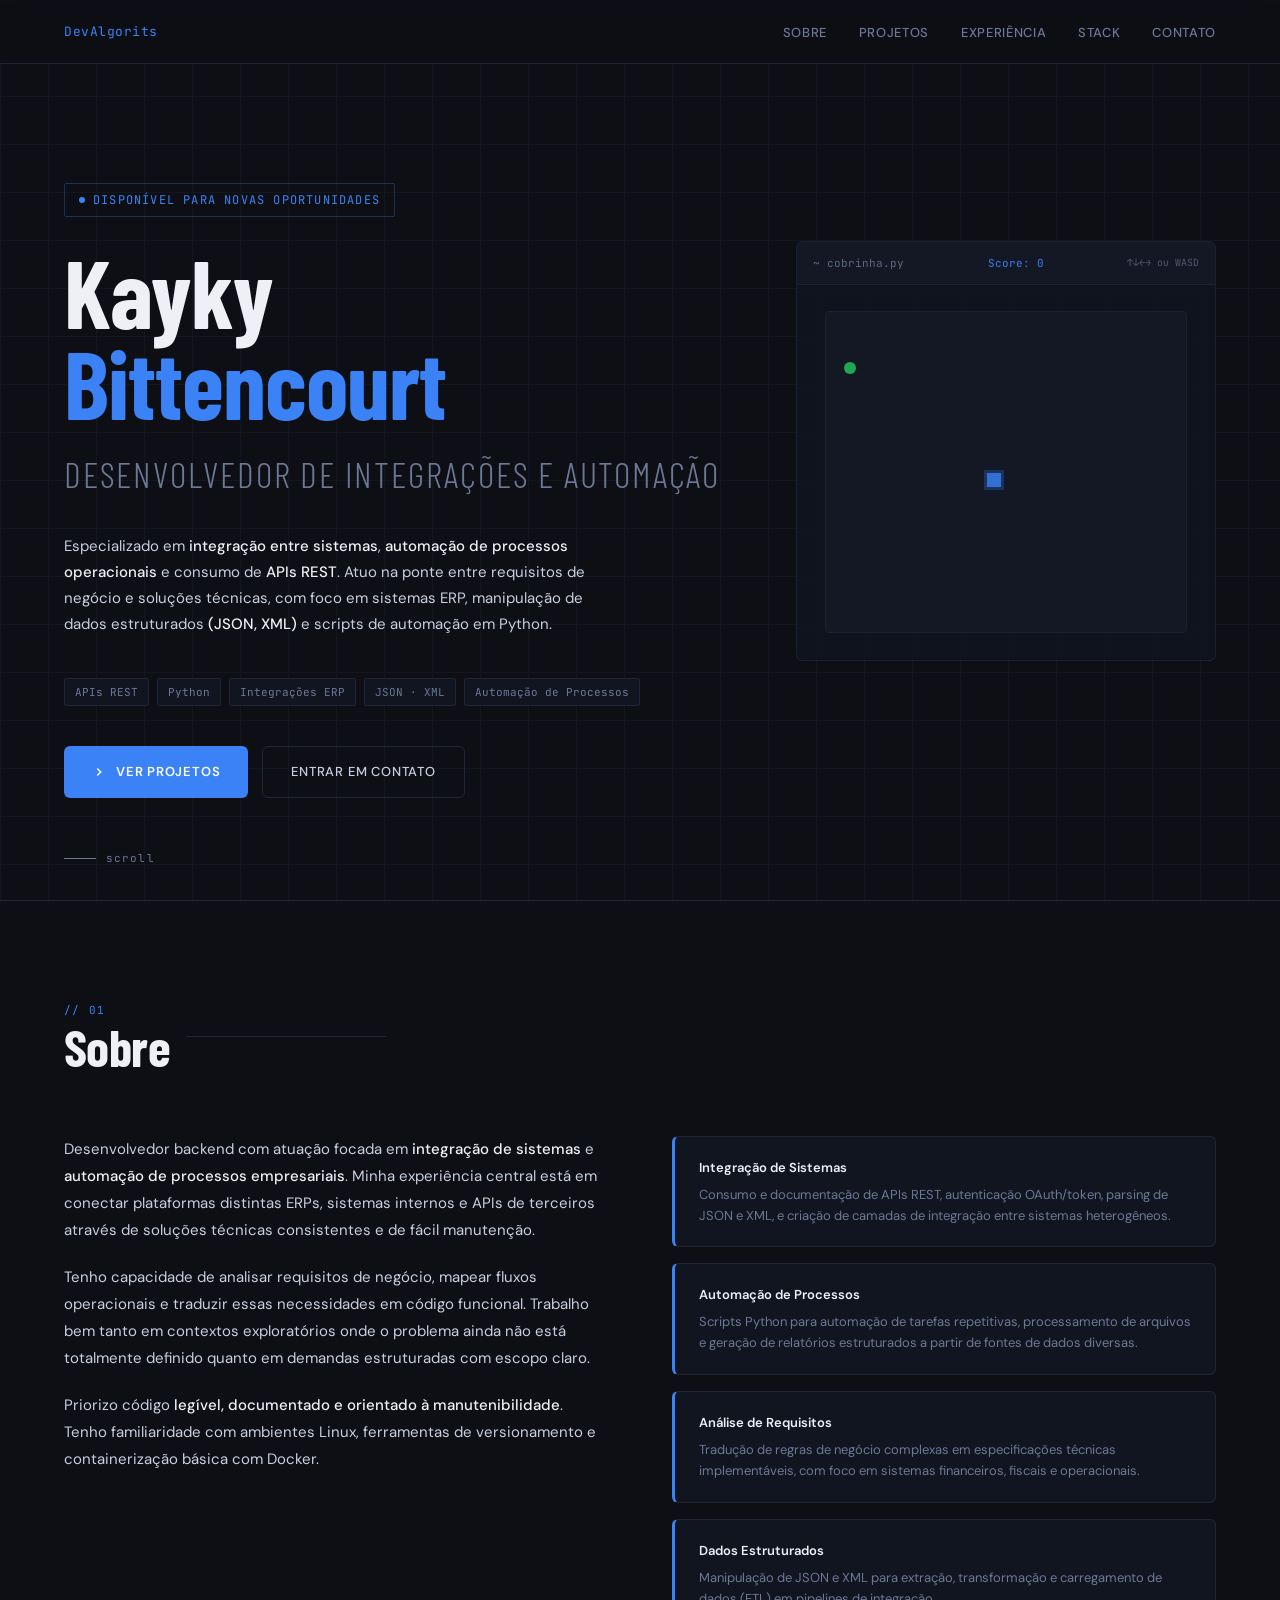
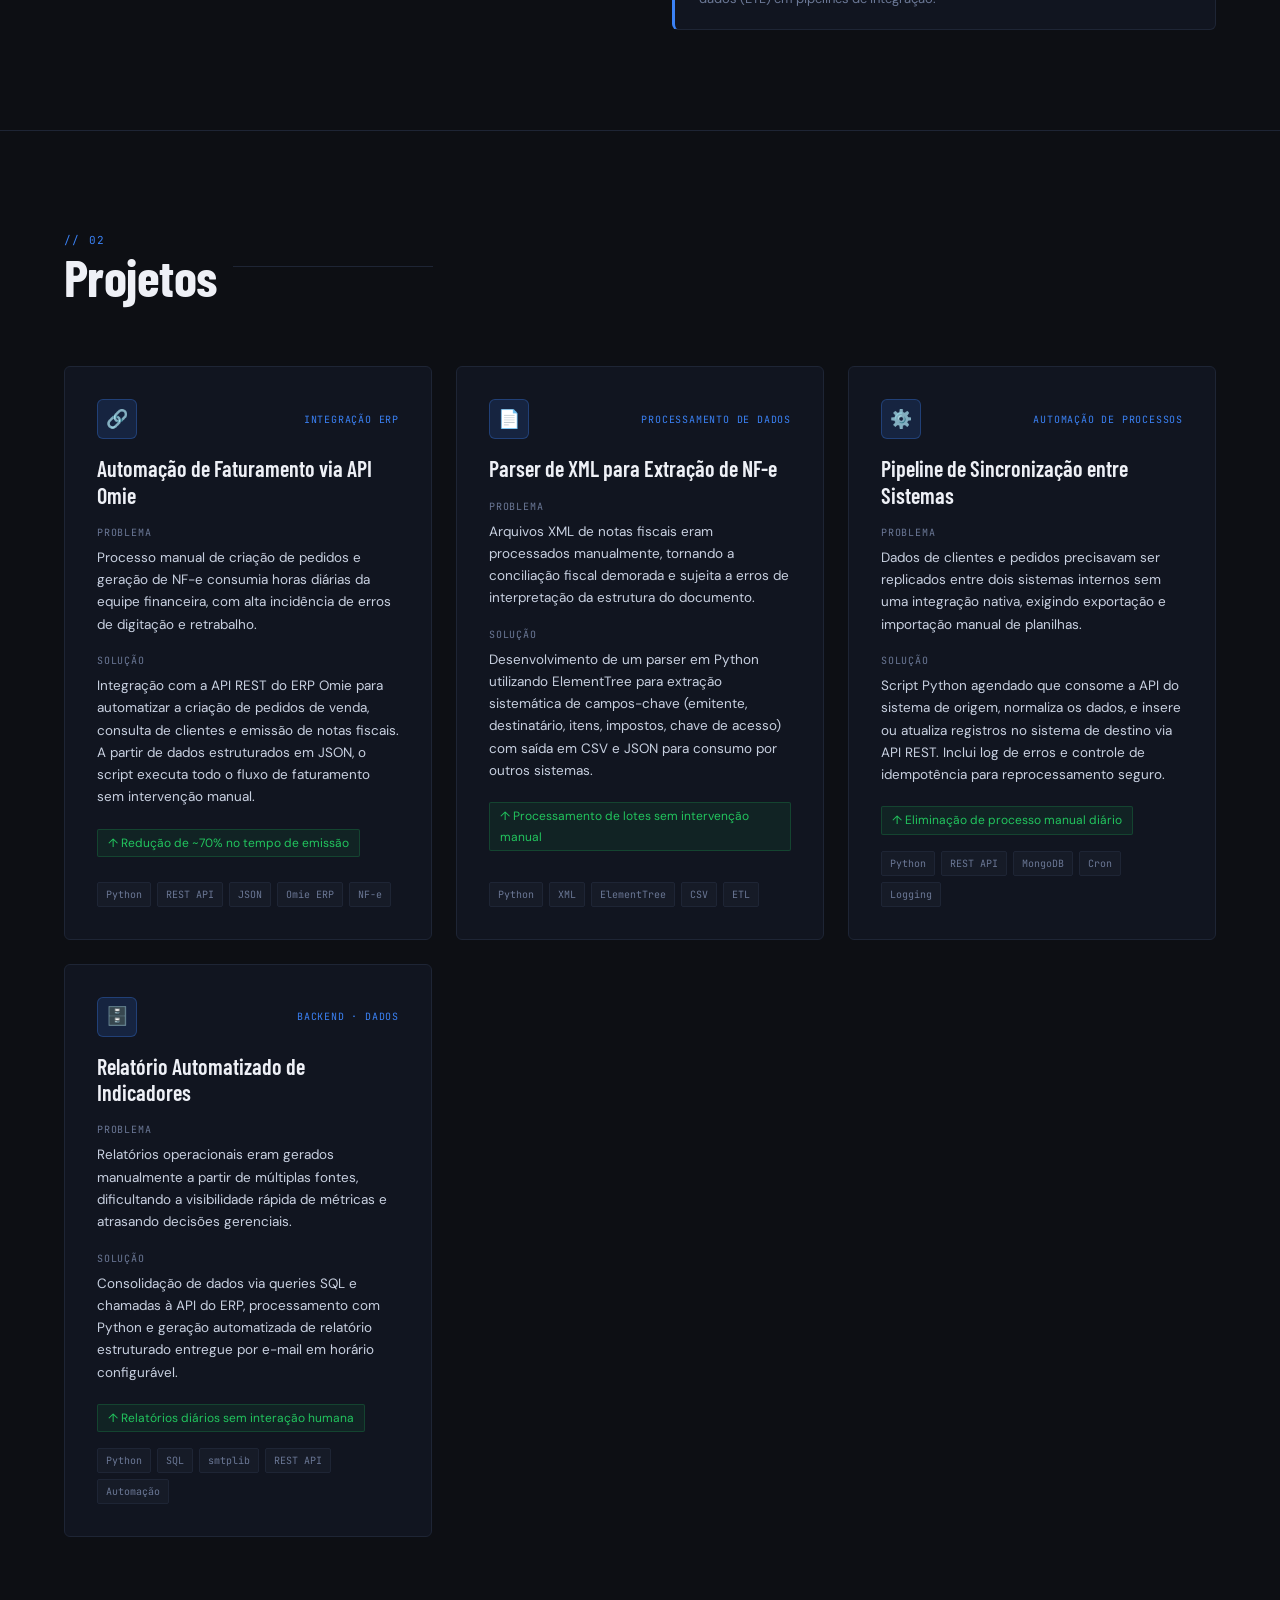
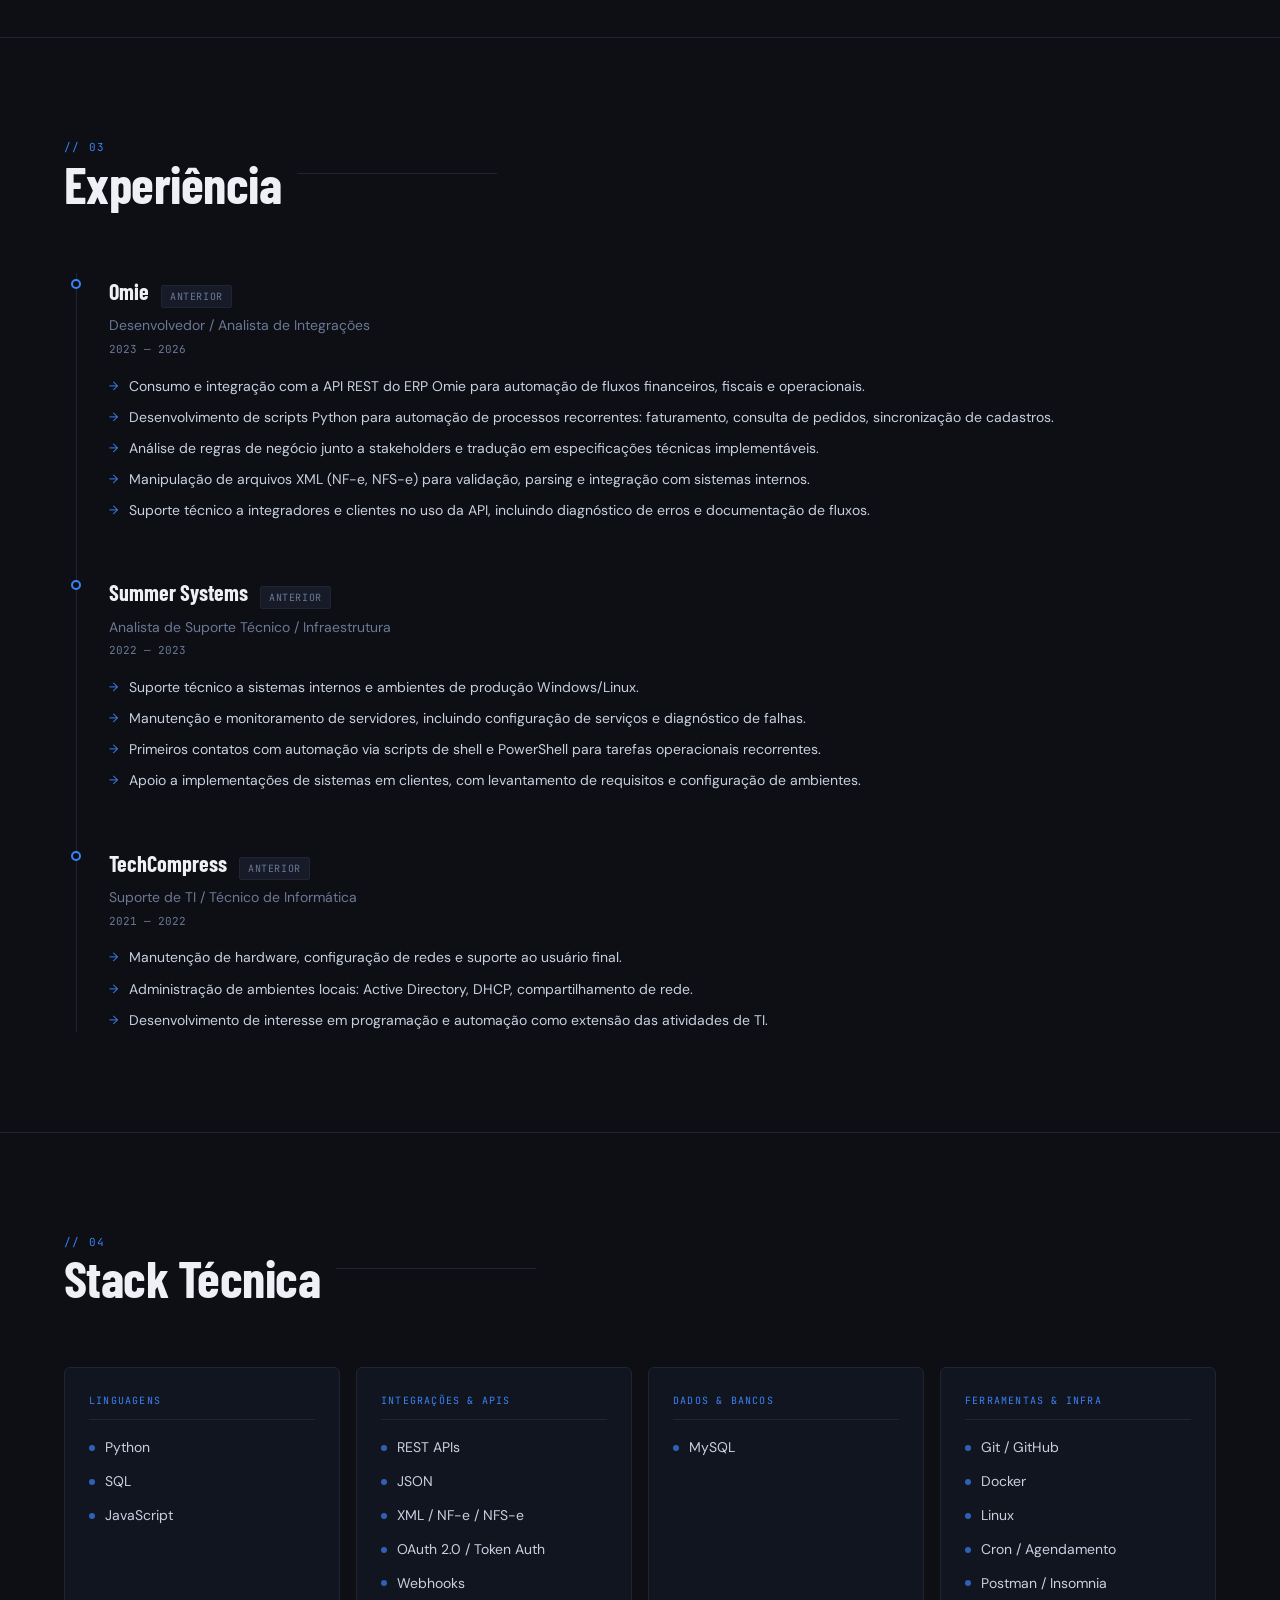
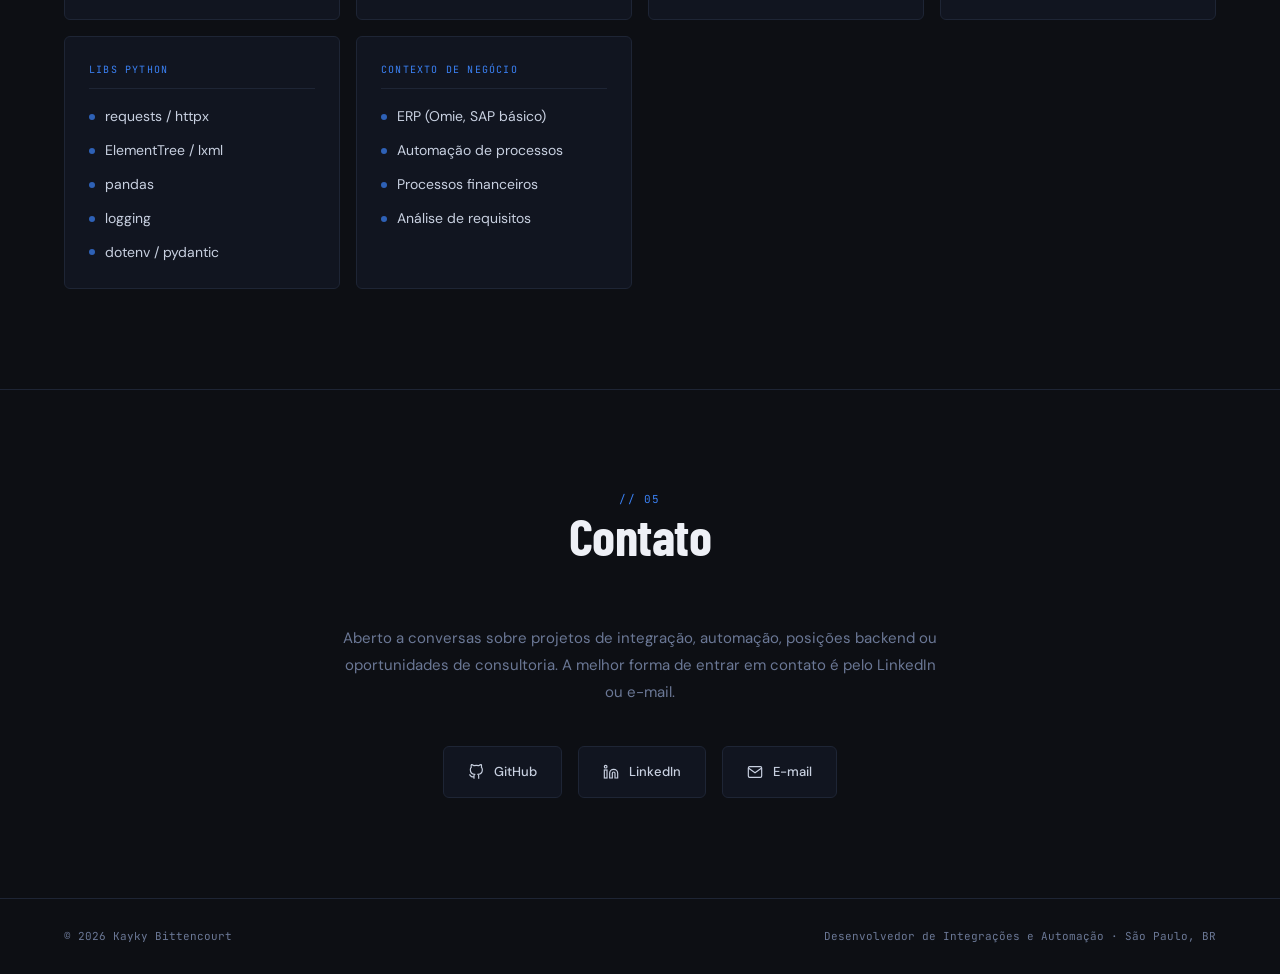
<file: index.html>
<!DOCTYPE html>
<html lang="pt-BR">
<head>
<meta charset="UTF-8">
<meta name="viewport" content="width=device-width, initial-scale=1.0">
<title>Kayky Bittencourt — Desenvolvedor de Integrações e Automação</title>
<link rel="preconnect" href="https://fonts.googleapis.com">
<link href="https://fonts.googleapis.com/css2?family=Barlow+Condensed:wght@300;400;600;700&family=DM+Sans:ital,wght@0,300;0,400;0,500;0,600;1,300&family=JetBrains+Mono:wght@400;500&display=swap" rel="stylesheet">
<link rel="stylesheet" href="style.css">
</head>
<body>

<!-- NAV -->
<nav>
 <div class="nav-logo">DevAlgorits</div>
 <ul class="nav-links" id="navLinks">
 <li><a href="#about">Sobre</a></li>
 <li><a href="#projects">Projetos</a></li>
 <li><a href="#experience">Experiência</a></li>
 <li><a href="#stack">Stack</a></li>
 <li><a href="#contact">Contato</a></li>
 </ul>
 <button class="hamburger" id="hamburger" aria-label="Menu">
 <span></span><span></span><span></span>
 </button>
</nav>

<!-- HERO -->
<section id="hero">
 <div class="hero-inner">
 <div class="hero-tag">Disponível para novas oportunidades</div>
 <h1 class="hero-name">Kayky<br><span>Bittencourt</span></h1>
 <h2 class="hero-title">Desenvolvedor de Integrações e Automação</h2>
 <p class="hero-desc">
 Especializado em <strong>integração entre sistemas</strong>, <strong>automação de processos operacionais</strong> e consumo de <strong>APIs REST</strong>. Atuo na ponte entre requisitos de negócio e soluções técnicas, com foco em sistemas ERP, manipulação de dados estruturados <strong>(JSON, XML)</strong> e scripts de automação em Python.
 </p>
 <div class="hero-pills">
 <span class="pill">APIs REST</span>
 <span class="pill">Python</span>
 <span class="pill">Integrações ERP</span>
 <span class="pill">JSON · XML</span>
 <span class="pill">Automação de Processos</span>
 </div>
 <div class="hero-cta">
 <a href="#projects" class="btn-primary">
 <svg width="14" height="14" viewBox="0 0 24 24" fill="none" stroke="currentColor" stroke-width="2.5"><path d="M9 18l6-6-6-6"/></svg>
 Ver Projetos
 </a>
 <a href="#contact" class="btn-outline">Entrar em Contato</a>
 </div>
 </div>
 <div class="hero-game">
 <div class="game-header">
 <div>~ cobrinha.py</div>
 <div class="game-score">Score: <span id="gameScore">0</span></div>
 <div class="game-controls">↑↓←→ ou WASD</div>
 </div>
 <div class="game-canvas">
 <canvas id="snakeCanvas" width="360" height="320"></canvas>
 <div class="game-overlay" id="gameOverlay">
 <h4>~ snake.py</h4>
 <p>Pressione qualquer tecla</p>
 <button class="game-btn" onclick="startGame()">Iniciar Jogo</button>
 </div>
 </div>
 </div>
 <div class="hero-scroll">scroll</div>
</section>

<!-- ABOUT -->
<section id="about">
 <div class="section-header fade-in">
 <div>
 <div class="section-label">// 01</div>
 <h2 class="section-title">Sobre</h2>
 </div>
 <div class="section-line"></div>
 </div>
 <div class="about-grid fade-in">
 <div class="about-text">
 <p>
 Desenvolvedor backend com atuação focada em <strong>integração de sistemas</strong> e <strong>automação de processos empresariais</strong>. Minha experiência central está em conectar plataformas distintas ERPs, sistemas internos e APIs de terceiros através de soluções técnicas consistentes e de fácil manutenção.
 </p>
 <p>
 Tenho capacidade de analisar requisitos de negócio, mapear fluxos operacionais e traduzir essas necessidades em código funcional. Trabalho bem tanto em contextos exploratórios onde o problema ainda não está totalmente definido quanto em demandas estruturadas com escopo claro.
 </p>
 <p>
 Priorizo código <strong>legível, documentado e orientado à manutenibilidade</strong>. Tenho familiaridade com ambientes Linux, ferramentas de versionamento e containerização básica com Docker.
 </p>
 </div>
 <div class="about-highlights">
 <div class="highlight-card">
 <h4>Integração de Sistemas</h4>
 <p>Consumo e documentação de APIs REST, autenticação OAuth/token, parsing de JSON e XML, e criação de camadas de integração entre sistemas heterogêneos.</p>
 </div>
 <div class="highlight-card">
 <h4>Automação de Processos</h4>
 <p>Scripts Python para automação de tarefas repetitivas, processamento de arquivos e geração de relatórios estruturados a partir de fontes de dados diversas.</p>
 </div>
 <div class="highlight-card">
 <h4>Análise de Requisitos</h4>
 <p>Tradução de regras de negócio complexas em especificações técnicas implementáveis, com foco em sistemas financeiros, fiscais e operacionais.</p>
 </div>
 <div class="highlight-card">
 <h4>Dados Estruturados</h4>
 <p>Manipulação de JSON e XML para extração, transformação e carregamento de dados (ETL) em pipelines de integração.</p>
 </div>
 </div>
 </div>
</section>

<!-- PROJECTS -->
<section id="projects">
 <div class="section-header fade-in">
 <div>
 <div class="section-label">// 02</div>
 <h2 class="section-title">Projetos</h2>
 </div>
 <div class="section-line"></div>
 </div>
 <div class="projects-grid">

 <div class="project-card fade-in">
 <div class="project-card-top">
 <div class="project-icon">🔗</div>
 <span class="project-type">Integração ERP</span>
 </div>
 <h3>Automação de Faturamento via API Omie</h3>
 <div class="project-row">
 <span class="project-label">Problema</span>
 <p>Processo manual de criação de pedidos e geração de NF-e consumia horas diárias da equipe financeira, com alta incidência de erros de digitação e retrabalho.</p>
 </div>
 <div class="project-row">
 <span class="project-label">Solução</span>
 <p>Integração com a API REST do ERP Omie para automatizar a criação de pedidos de venda, consulta de clientes e emissão de notas fiscais. A partir de dados estruturados em JSON, o script executa todo o fluxo de faturamento sem intervenção manual.</p>
 </div>
 <div class="impact-badge">↑ Redução de ~70% no tempo de emissão</div>
 <div class="project-tags">
 <span class="tag">Python</span>
 <span class="tag">REST API</span>
 <span class="tag">JSON</span>
 <span class="tag">Omie ERP</span>
 <span class="tag">NF-e</span>
 </div>
 </div>

 <div class="project-card fade-in">
 <div class="project-card-top">
 <div class="project-icon">📄</div>
 <span class="project-type">Processamento de Dados</span>
 </div>
 <h3>Parser de XML para Extração de NF-e</h3>
 <div class="project-row">
 <span class="project-label">Problema</span>
 <p>Arquivos XML de notas fiscais eram processados manualmente, tornando a conciliação fiscal demorada e sujeita a erros de interpretação da estrutura do documento.</p>
 </div>
 <div class="project-row">
 <span class="project-label">Solução</span>
 <p>Desenvolvimento de um parser em Python utilizando ElementTree para extração sistemática de campos-chave (emitente, destinatário, itens, impostos, chave de acesso) com saída em CSV e JSON para consumo por outros sistemas.</p>
 </div>
 <div class="impact-badge">↑ Processamento de lotes sem intervenção manual</div>
 <div class="project-tags">
 <span class="tag">Python</span>
 <span class="tag">XML</span>
 <span class="tag">ElementTree</span>
 <span class="tag">CSV</span>
 <span class="tag">ETL</span>
 </div>
 </div>

 <div class="project-card fade-in">
 <div class="project-card-top">
 <div class="project-icon">⚙️</div>
 <span class="project-type">Automação de Processos</span>
 </div>
 <h3>Pipeline de Sincronização entre Sistemas</h3>
 <div class="project-row">
 <span class="project-label">Problema</span>
 <p>Dados de clientes e pedidos precisavam ser replicados entre dois sistemas internos sem uma integração nativa, exigindo exportação e importação manual de planilhas.</p>
 </div>
 <div class="project-row">
 <span class="project-label">Solução</span>
 <p>Script Python agendado que consome a API do sistema de origem, normaliza os dados, e insere ou atualiza registros no sistema de destino via API REST. Inclui log de erros e controle de idempotência para reprocessamento seguro.</p>
 </div>
 <div class="impact-badge">↑ Eliminação de processo manual diário</div>
 <div class="project-tags">
 <span class="tag">Python</span>
 <span class="tag">REST API</span>
 <span class="tag">MongoDB</span>
 <span class="tag">Cron</span>
 <span class="tag">Logging</span>
 </div>
 </div>

 <div class="project-card fade-in">
 <div class="project-card-top">
 <div class="project-icon">🗄️</div>
 <span class="project-type">Backend · Dados</span>
 </div>
 <h3>Relatório Automatizado de Indicadores</h3>
 <div class="project-row">
 <span class="project-label">Problema</span>
 <p>Relatórios operacionais eram gerados manualmente a partir de múltiplas fontes, dificultando a visibilidade rápida de métricas e atrasando decisões gerenciais.</p>
 </div>
 <div class="project-row">
 <span class="project-label">Solução</span>
 <p>Consolidação de dados via queries SQL e chamadas à API do ERP, processamento com Python e geração automatizada de relatório estruturado entregue por e-mail em horário configurável.</p>
 </div>
 <div class="impact-badge">↑ Relatórios diários sem interação humana</div>
 <div class="project-tags">
 <span class="tag">Python</span>
 <span class="tag">SQL</span>
 <span class="tag">smtplib</span>
 <span class="tag">REST API</span>
 <span class="tag">Automação</span>
 </div>
 </div>

 </div>
</section>

<!-- EXPERIENCE -->
<section id="experience">
 <div class="section-header fade-in">
 <div>
 <div class="section-label">// 03</div>
 <h2 class="section-title">Experiência</h2>
 </div>
 <div class="section-line"></div>
 </div>
 <div class="exp-list">

 <div class="exp-item fade-in">
 <div class="exp-meta">
 <span class="exp-company">Omie</span>
 <span class="exp-badge past">Anterior</span>
 </div>
 <div class="exp-role">Desenvolvedor / Analista de Integrações</div>
 <div class="exp-period">2023 — 2026</div>
 <ul class="exp-bullets">
 <li>Consumo e integração com a API REST do ERP Omie para automação de fluxos financeiros, fiscais e operacionais.</li>
 <li>Desenvolvimento de scripts Python para automação de processos recorrentes: faturamento, consulta de pedidos, sincronização de cadastros.</li>
 <li>Análise de regras de negócio junto a stakeholders e tradução em especificações técnicas implementáveis.</li>
 <li>Manipulação de arquivos XML (NF-e, NFS-e) para validação, parsing e integração com sistemas internos.</li>
 <li>Suporte técnico a integradores e clientes no uso da API, incluindo diagnóstico de erros e documentação de fluxos.</li>
 </ul>
 </div>

 <div class="exp-item fade-in">
 <div class="exp-meta">
 <span class="exp-company">Summer Systems</span>
 <span class="exp-badge past">Anterior</span>
 </div>
 <div class="exp-role">Analista de Suporte Técnico / Infraestrutura</div>
 <div class="exp-period">2022 — 2023</div>
 <ul class="exp-bullets">
 <li>Suporte técnico a sistemas internos e ambientes de produção Windows/Linux.</li>
 <li>Manutenção e monitoramento de servidores, incluindo configuração de serviços e diagnóstico de falhas.</li>
 <li>Primeiros contatos com automação via scripts de shell e PowerShell para tarefas operacionais recorrentes.</li>
 <li>Apoio a implementações de sistemas em clientes, com levantamento de requisitos e configuração de ambientes.</li>
 </ul>
 </div>

 <div class="exp-item fade-in">
 <div class="exp-meta">
 <span class="exp-company">TechCompress</span>
 <span class="exp-badge past">Anterior</span>
 </div>
 <div class="exp-role">Suporte de TI / Técnico de Informática</div>
 <div class="exp-period">2021 — 2022</div>
 <ul class="exp-bullets">
 <li>Manutenção de hardware, configuração de redes e suporte ao usuário final.</li>
 <li>Administração de ambientes locais: Active Directory, DHCP, compartilhamento de rede.</li>
 <li>Desenvolvimento de interesse em programação e automação como extensão das atividades de TI.</li>
 </ul>
 </div>

 </div>
</section>

<!-- STACK -->
<section id="stack">
 <div class="section-header fade-in">
 <div>
 <div class="section-label">// 04</div>
 <h2 class="section-title">Stack Técnica</h2>
 </div>
 <div class="section-line"></div>
 </div>
 <div class="stack-grid fade-in">

 <div class="stack-group">
 <div class="stack-group-title">Linguagens</div>
 <div class="stack-items">
 <div class="stack-item"><span class="stack-dot"></span> Python</div>
 <div class="stack-item"><span class="stack-dot"></span> SQL</div>
 <div class="stack-item"><span class="stack-dot"></span> JavaScript </div>
 </div>
 </div>

 <div class="stack-group">
 <div class="stack-group-title">Integrações &amp; APIs</div>
 <div class="stack-items">
 <div class="stack-item"><span class="stack-dot"></span> REST APIs</div>
 <div class="stack-item"><span class="stack-dot"></span> JSON</div>
 <div class="stack-item"><span class="stack-dot"></span> XML / NF-e / NFS-e</div>
 <div class="stack-item"><span class="stack-dot"></span> OAuth 2.0 / Token Auth</div>
 <div class="stack-item"><span class="stack-dot"></span> Webhooks</div>
 </div>
 </div>

 <div class="stack-group">
 <div class="stack-group-title">Dados &amp; Bancos</div>
 <div class="stack-items">
 <div class="stack-item"><span class="stack-dot"></span> MySQL</div>
 </div>
 </div>

 <div class="stack-group">
 <div class="stack-group-title">Ferramentas &amp; Infra</div>
 <div class="stack-items">
 <div class="stack-item"><span class="stack-dot"></span> Git / GitHub</div>
 <div class="stack-item"><span class="stack-dot"></span> Docker</div>
 <div class="stack-item"><span class="stack-dot"></span> Linux</div>
 <div class="stack-item"><span class="stack-dot"></span> Cron / Agendamento</div>
 <div class="stack-item"><span class="stack-dot"></span> Postman / Insomnia</div>
 </div>
 </div>

 <div class="stack-group">
 <div class="stack-group-title">Libs Python</div>
 <div class="stack-items">
 <div class="stack-item"><span class="stack-dot"></span> requests / httpx</div>
 <div class="stack-item"><span class="stack-dot"></span> ElementTree / lxml</div>
 <div class="stack-item"><span class="stack-dot"></span> pandas</div>
 <div class="stack-item"><span class="stack-dot"></span> logging</div>
 <div class="stack-item"><span class="stack-dot"></span> dotenv / pydantic</div>
 </div>
 </div>

 <div class="stack-group">
 <div class="stack-group-title">Contexto de Negócio</div>
 <div class="stack-items">
 <div class="stack-item"><span class="stack-dot"></span> ERP (Omie, SAP básico)</div>
 <div class="stack-item"><span class="stack-dot"></span> Automação de processos</div>
 <div class="stack-item"><span class="stack-dot"></span> Processos financeiros</div>
 <div class="stack-item"><span class="stack-dot"></span> Análise de requisitos</div>
 </div>
 </div>

 </div>
</section>

<!-- CONTACT -->
<section id="contact">
 <div class="section-header fade-in" style="justify-content: center; text-align: center;">
 <div>
 <div class="section-label">// 05</div>
 <h2 class="section-title">Contato</h2>
 </div>
 </div>
 <div class="contact-inner fade-in">
 <p>Aberto a conversas sobre projetos de integração, automação, posições backend ou oportunidades de consultoria. A melhor forma de entrar em contato é pelo LinkedIn ou e-mail.</p>
 <div class="contact-links">
 <a href="https://github.com/DevAlgorits" class="contact-link" target="_blank">
 <svg viewBox="0 0 24 24" fill="none" stroke-width="1.75"><path d="M9 19c-5 1.5-5-2.5-7-3m14 6v-3.87a3.37 3.37 0 0 0-.94-2.61c3.14-.35 6.44-1.54 6.44-7A5.44 5.44 0 0 0 20 4.77 5.07 5.07 0 0 0 19.91 1S18.73.65 16 2.48a13.38 13.38 0 0 0-7 0C6.27.65 5.09 1 5.09 1A5.07 5.07 0 0 0 5 4.77a5.44 5.44 0 0 0-1.5 3.78c0 5.42 3.3 6.61 6.44 7A3.37 3.37 0 0 0 9 18.13V22"/></svg>
 GitHub
 </a>
 <a href="https://www.linkedin.com/in/kayky-bittencourt-072901245/" class="contact-link" target="_blank">
 <svg viewBox="0 0 24 24" fill="none" stroke-width="1.75"><path d="M16 8a6 6 0 0 1 6 6v7h-4v-7a2 2 0 0 0-2-2 2 2 0 0 0-2 2v7h-4v-7a6 6 0 0 1 6-6z"/><rect x="2" y="9" width="4" height="12"/><circle cx="4" cy="4" r="2"/></svg>
 LinkedIn
 </a>
 <a href="mailto:kayky7bittencourt@gmail.com" class="contact-link">
 <svg viewBox="0 0 24 24" fill="none" stroke-width="1.75"><path d="M4 4h16c1.1 0 2 .9 2 2v12c0 1.1-.9 2-2 2H4c-1.1 0-2-.9-2-2V6c0-1.1.9-2 2-2z"/><polyline points="22,6 12,13 2,6"/></svg>
 E-mail
 </a>
 </div>
 </div>
</section>

<!-- FOOTER -->
<footer>
 <p>© 2026 Kayky Bittencourt</p>
 <p>Desenvolvedor de Integrações e Automação · São Paulo, BR</p>
</footer>

<script src="script.js"></script>
</body>
</html>
</file>
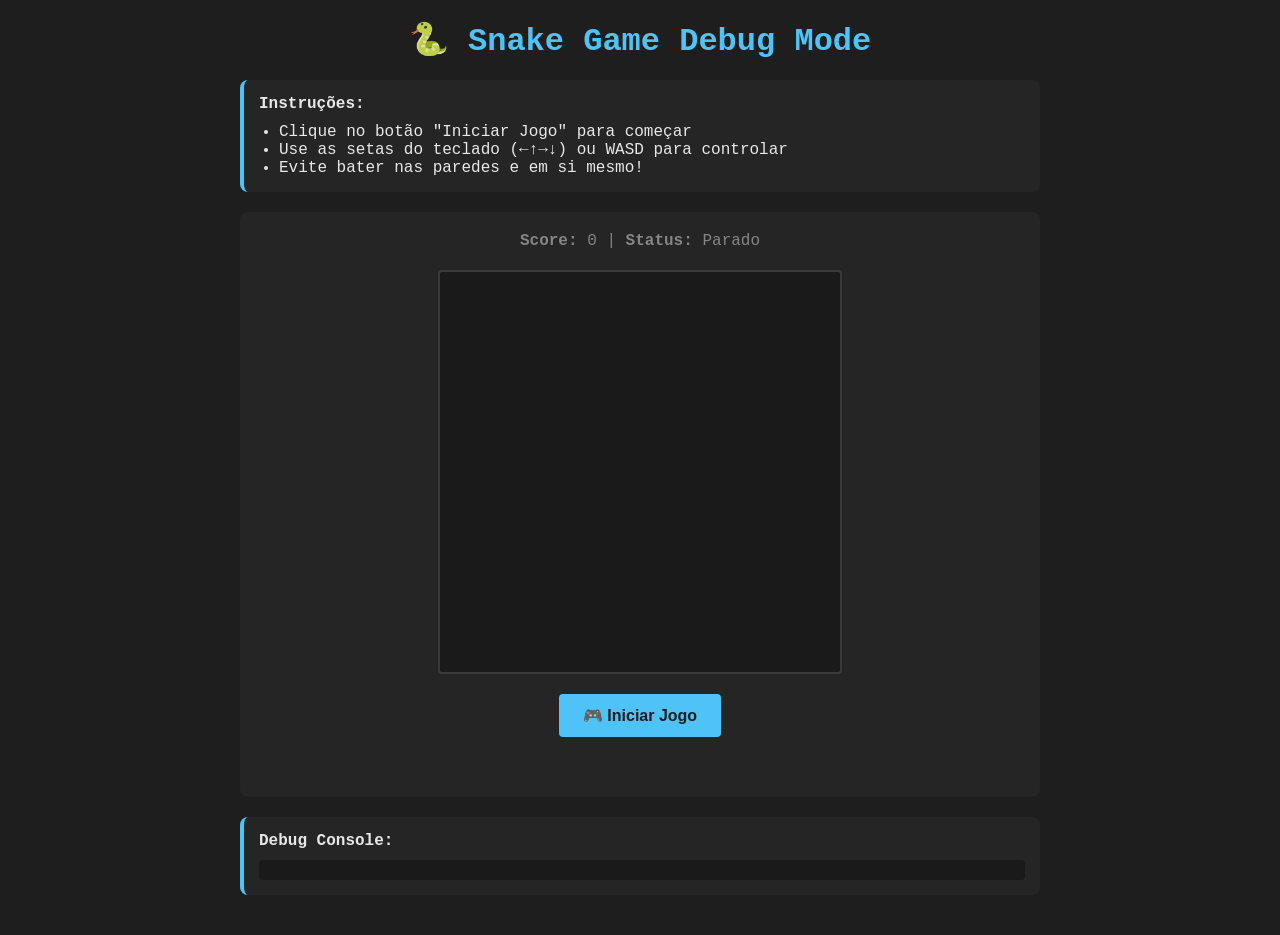
<file: snake_debug.html>
<!DOCTYPE html>
<html>
<head>
    <meta charset="UTF-8">
    <meta name="viewport" content="width=device-width, initial-scale=1.0">
    <title>Snake Game Debug</title>
    <style>
        * { margin: 0; padding: 0; box-sizing: border-box; }
        body {
            font-family: 'Fira Code', 'Courier New', monospace;
            background: #1e1e1e;
            color: #e8e8e8;
            padding: 20px;
        }

        .container {
            max-width: 800px;
            margin: 0 auto;
        }

        h1 {
            color: #4fc3f7;
            margin-bottom: 20px;
            text-align: center;
        }

        .info {
            background: #252526;
            padding: 15px;
            border-radius: 8px;
            margin-bottom: 20px;
            border-left: 4px solid #4fc3f7;
        }

        .game-section {
            background: #252526;
            padding: 20px;
            border-radius: 8px;
            margin-bottom: 20px;
        }

        .controls {
            text-align: center;
            margin-bottom: 15px;
            color: #858585;
        }

        canvas {
            display: block;
            margin: 20px auto;
            background: #1a1a1a;
            border: 2px solid #3a3a3a;
            border-radius: 4px;
        }

        .start-section {
            text-align: center;
            margin: 20px 0;
        }

        button {
            background: #4fc3f7;
            color: #1e1e1e;
            border: none;
            padding: 12px 24px;
            font-size: 16px;
            font-weight: bold;
            cursor: pointer;
            border-radius: 4px;
            transition: background 0.3s;
        }

        button:hover {
            background: #29b6f6;
        }

        button:active {
            transform: scale(0.98);
        }

        #status {
            text-align: center;
            margin-top: 15px;
            font-family: monospace;
            color: #4fc3f7;
            min-height: 20px;
        }
    </style>
</head>
<body>
    <div class="container">
        <h1>🐍 Snake Game Debug Mode</h1>

        <div class="info">
            <strong>Instruções:</strong>
            <ul style="margin-left: 20px; margin-top: 10px;">
                <li>Clique no botão "Iniciar Jogo" para começar</li>
                <li>Use as setas do teclado (←↑→↓) ou WASD para controlar</li>
                <li>Evite bater nas paredes e em si mesmo!</li>
            </ul>
        </div>

        <div class="game-section">
            <div class="controls">
                <strong>Score:</strong> <span id="gameScore">0</span> |
                <strong>Status:</strong> <span id="gameStatus">Parado</span>
            </div>

            <canvas id="snakeCanvas" width="400" height="400"></canvas>

            <div class="start-section">
                <button onclick="startGameSnap()" id="startButton">🎮 Iniciar Jogo</button>
            </div>

            <div id="status"></div>
        </div>

        <div class="info">
            <strong>Debug Console:</strong>
            <pre id="debug" style="margin-top: 10px; background: #1a1a1a; padding: 10px; border-radius: 4px; max-height: 200px; overflow: auto;"></pre>
        </div>
    </div>

<script>
// Snake Game Implementation
const log = (msg) => {
    const debug = document.getElementById('debug');
    const timestamp = new Date().toLocaleTimeString();
    debug.textContent += `[${timestamp}] ${msg}\n`;
    debug.scrollTop = debug.scrollHeight;
    console.log(msg);
};

const updateStatus = (msg) => {
    document.getElementById('status').textContent = msg;
};

const updateGameStatus = (status) => {
    document.getElementById('gameStatus').textContent = status;
};

let canvas, ctx, gameLoop;
let snake = [], direction = 'RIGHT', food = {}, score = 0;
let gridSize = 20, tileCount = 20, tileSize = 0;
let lastKey = '';

function init() {
    log("=== INICIALIZANDO JOGO ===");

    canvas = document.getElementById('snakeCanvas');
    if (!canvas) {
        log("ERRO: Canvas não encontrado!");
        return;
    }

    ctx = canvas.getContext('2d');
    tileSize = canvas.width / tileCount;

    log(`Canvas inicializado: ${canvas.width}x${canvas.height}`);
    log(`Tile size: ${tileSize}px, Tile count: ${tileCount}`);

    resetGame();
    draw();
    updateStatus('Pronto para jogar! Clique em "Iniciar Jogo"');
    updateGameStatus('Parado');
}

function resetGame() {
    log("Resetando jogo...");

    snake = [{x: 10, y: 10}];
    direction = 'RIGHT';
    score = 0;
    lastKey = '';

    updateScore();
    generateFood();

    log(`Snake posicionado em: ${snake[0].x},${snake[0].y}`);
    log(`Food gerado em: ${food.x},${food.y}`);
}

function generateFood() {
    food = {
        x: Math.floor(Math.random() * tileCount),
        y: Math.floor(Math.random() * tileCount)
    };

    // Avoid spawning on snake
    let attempts = 0;
    while (snake.some(s => s.x === food.x && s.y === food.y) && attempts < 10) {
        food = {
            x: Math.floor(Math.random() * tileCount),
            y: Math.floor(Math.random() * tileCount)
        };
        attempts++;
    }

    if (attempts >= 10) log("AVISO: Muitas tentativas para gerar food");
}

function draw() {
    // Clear canvas
    ctx.fillStyle = '#161b27';
    ctx.fillRect(0, 0, canvas.width, canvas.height);

    // Draw grid (optional visual aid)
    ctx.strokeStyle = '#2a2a2a';
    ctx.lineWidth = 0.5;
    for (let i = 0; i <= tileCount; i++) {
        ctx.beginPath();
        ctx.moveTo(i * tileSize, 0);
        ctx.lineTo(i * tileSize, canvas.height);
        ctx.stroke();

        ctx.beginPath();
        ctx.moveTo(0, i * tileSize);
        ctx.lineTo(canvas.width, i * tileSize);
        ctx.stroke();
    }

    // Draw snake
    snake.forEach((segment, i) => {
        if (i === 0) {
            // Head
            ctx.fillStyle = '#4fc3f7';
            ctx.fillRect(
                segment.x * tileSize + 1,
                segment.y * tileSize + 1,
                tileSize - 2,
                tileSize - 2
            );
        } else {
            // Body
            ctx.fillStyle = '#29b6f6';
            ctx.fillRect(
                segment.x * tileSize + 1,
                segment.y * tileSize + 1,
                tileSize - 2,
                tileSize - 2
            );
        }
    });

    // Draw food
    ctx.fillStyle = '#66bb6a';
    ctx.beginPath();
    ctx.arc(
        food.x * tileSize + tileSize/2,
        food.y * tileSize + tileSize/2,
        tileSize/2 - 2,
        0,
        Math.PI * 2
    );
    ctx.fill();

    // Draw food position for debugging
    ctx.fillStyle = '#ffffff';
    ctx.font = '10px monospace';
    ctx.fillText(`${food.x},${food.y}`,
        food.x * tileSize + 2,
        food.y * tileSize + 10
    );
}

function update() {
    const head = {x: snake[0].x, y: snake[0].y};

    switch(direction) {
        case 'UP': head.y--; break;
        case 'DOWN': head.y++; break;
        case 'LEFT': head.x--; break;
        case 'RIGHT': head.x++; break;
    }

    log(`Movendo head para: ${head.x},${head.y}`);

    // Wall collision
    if (head.x < 0 || head.x >= tileCount || head.y < 0 || head.y >= tileCount) {
        log(`COLISÃO NA PAREDE! ${head.x},${head.y}`);
        return gameOver();
    }

    // Self collision
    if (snake.some(s => s.x === head.x && s.y === head.y)) {
        log(`COLISÃO COM O PRÓPRIO CORPO! ${head.x},${head.y}`);
        return gameOver();
    }

    snake.unshift(head);

    // Food collision
    if (head.x === food.x && head.y === food.y) {
        log(`COMIDA COLETADA! Food em ${food.x},${food.y}`);
        score++;
        updateScore();
        generateFood();
        log(`Nova food em: ${food.x},${food.y}`);
    } else {
        snake.pop();
    }
}

function gameLoopFn() {
    try {
        update();
        draw();
    } catch (error) {
        log(`ERRO no game loop: ${error.message}`);
        gameOver();
    }
}

function updateScore() {
    document.getElementById('gameScore').textContent = score;
}

function gameOver() {
    if (gameLoop) {
        clearInterval(gameLoop);
        gameLoop = null;
    }

    updateStatus(`GAME OVER! Score: ${score}`);
    updateGameStatus('Game Over');
    log(`=== GAME OVER! Score final: ${score} ===`);

    // Enable start button again
    document.getElementById('startButton').disabled = false;
    document.getElementById('startButton').textContent = '🔄 Jogar Novamente';
}

function startGameSnap() {
    log("Botão "Iniciar Jogo" clicado!");

    // Reset game first
    resetGame();

    // Disable button during game
    document.getElementById('startButton').disabled = true;
    document.getElementById('startButton').textContent = '⏳ Jogando...';

    updateStatus('Jogo iniciado! Use as setas ou WASD');
    updateGameStatus('Executando');

    // Stop existing game loop if running
    if (gameLoop) {
        log("Parando game loop anterior...");
        clearInterval(gameLoop);
    }

    // Start new game loop
    gameLoop = setInterval(gameLoopFn, 100);
    log(`Game loop iniciado com ID: ${gameLoop}`);

    log("=== JOGO INICIADO ===");
}

// Keyboard controls
document.addEventListener('keydown', (e) => {
    log(`Tecla pressionada: "${e.key}" (keyCode: ${e.keyCode})`);

    const k = e.key.toLowerCase();
    lastKey = k;

    // Direction controls
    if (k === 'arrowup' || k === 'w') {
        if (direction !== 'DOWN') {
            direction = 'UP';
            log(`Direção mudou para: UP`);
        }
    } else if (k === 'arrowdown' || k === 's') {
        if (direction !== 'UP') {
            direction = 'DOWN';
            log(`Direção mudou para: DOWN`);
        }
    } else if (k === 'arrowleft' || k === 'a') {
        if (direction !== 'RIGHT') {
            direction = 'LEFT';
            log(`Direção mudou para: LEFT`);
        }
    } else if (k === 'arrowright' || k === 'd') {
        if (direction !== 'LEFT') {
            direction = 'RIGHT';
            log(`Direção mudou para: RIGHT`);
        }
    }

    // Auto-start on first key press
    if (!gameLoop && /(arrow|w|a|s|d)/.test(k)) {
        log("Tecla de movimento detectada, iniciando jogo automaticamente...");
        startGameSnap();
    }

    e.preventDefault();
});

// Performance monitoring
let frameCount = 0;
const originalDraw = draw;
draw = function() {
    frameCount++;
    originalDraw();
};

setInterval(() => {
    if (gameLoop) {
        updateStatus(`FPS: ${frameCount} | Direção: ${direction} | ${snake.length} segmentos`);
        frameCount = 0;
    }
}, 1000);

// Initialize on load
window.addEventListener('load', () => {
    log("Página carregada, inicializando...");
    setTimeout(init, 100); // Small delay to ensure DOM is ready
});

// Error handling
window.addEventListener('error', (e) => {
    log(`ERRO GLOBAL: ${e.message}`);
});
</script>
</body>
</html>
</file>
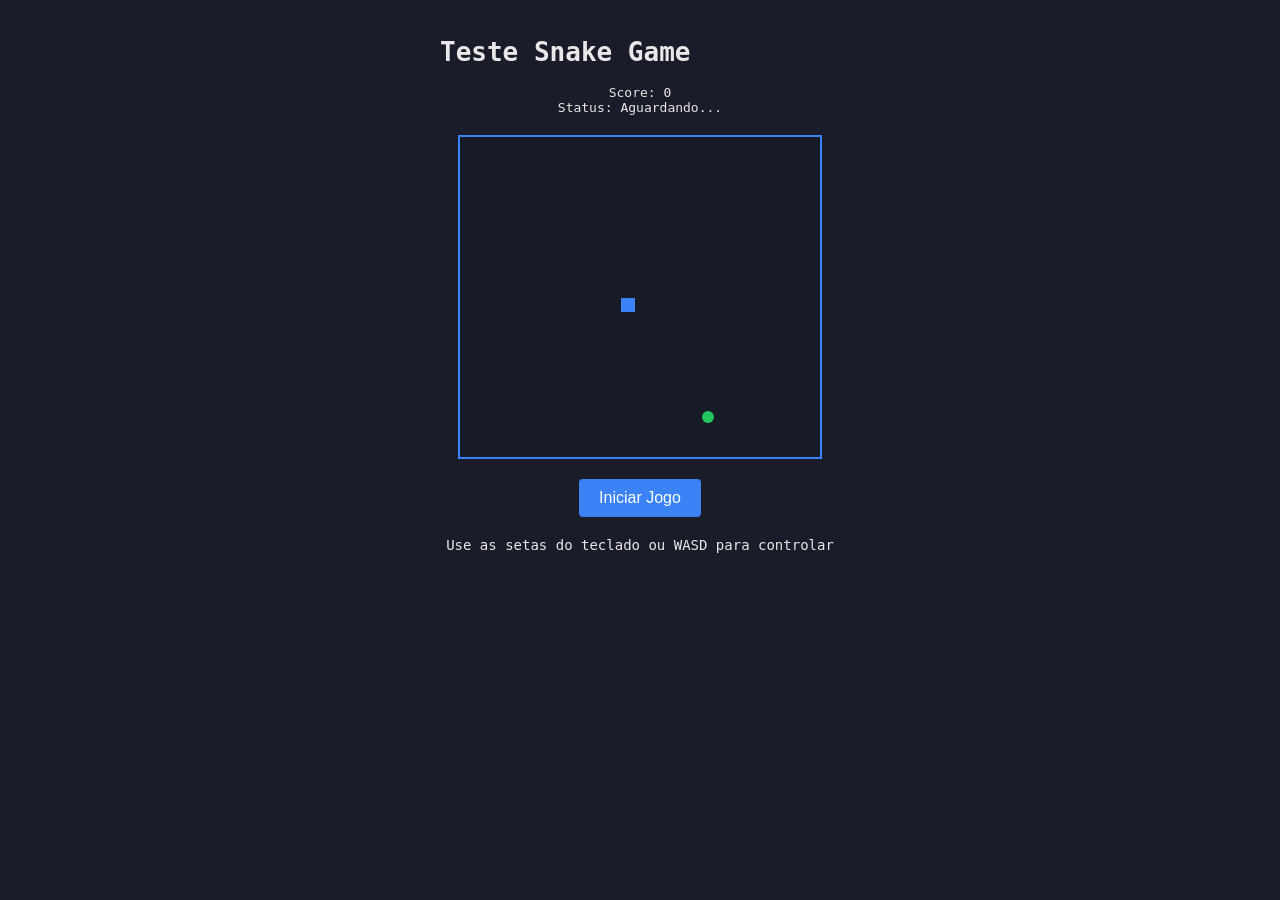
<file: test_snake.html>
<!DOCTYPE html>
<html>
<head>
    <meta charset="UTF-8">
    <title>Teste Snake</title>
    <style>
        body { margin: 0; padding: 20px; background: #1a1d29; color: #e8e8e8; font-family: monospace; }
        .game-container { max-width: 400px; margin: 0 auto; }
        canvas { border: 2px solid #3b82f6; background: #161b27; display: block; margin: 20px auto; }
        .controls { text-align: center; margin: 20px; }
        button {
            background: #3b82f6;
            color: white;
            border: none;
            padding: 10px 20px;
            font-size: 16px;
            cursor: pointer;
            border-radius: 4px;
        }
        button:hover { background: #2563eb; }
        .status { text-align: center; margin: 10px; }
    </style>
</head>
<body>
    <div class="game-container">
        <h1>Teste Snake Game</h1>
        <div class="status">
            <div>Score: <span id="gameScore">0</span></div>
            <div id="debugStatus">Status: Aguardando...</div>
        </div>

        <canvas id="snakeCanvas" width="360" height="320"></canvas>

        <div class="controls">
            <button onclick="startGame()" id="startBtn">Iniciar Jogo</button>
        </div>

        <div style="text-align: center; margin-top: 20px; font-size: 14px;">
            Use as setas do teclado ou WASD para controlar
        </div>
    </div>

<script>
// Testando snake game isolado
let canvas, ctx, gameLoop;
let snake = [], direction = 'RIGHT', food = {}, score = 0;
let gridSize = 16, tileCount = 20, tileSize = 0;

function initGame() {
    console.log("Iniciando jogo...");
    canvas = document.getElementById('snakeCanvas');
    if (!canvas) {
        console.error("Canvas não encontrado!");
        return;
    }
    ctx = canvas.getContext('2d');
    tileSize = Math.min(canvas.width, canvas.height) / tileCount;
    resetGame();
    draw();
}

function resetGame() {
    console.log("Resetando jogo...");
    snake = [{x: 10, y: 10}];
    direction = 'RIGHT';
    score = 0;
    updateScore();
    generateFood();
}

function generateFood() {
    food = {
        x: Math.floor(Math.random() * tileCount),
        y: Math.floor(Math.random() * tileCount)
    };
    if (snake.some(s => s.x === food.x && s.y === food.y)) {
        generateFood();
    }
}

function draw() {
    // Clear canvas
    ctx.fillStyle = '#161b27';
    ctx.fillRect(0, 0, canvas.width, canvas.height);

    // Draw snake
    ctx.fillStyle = '#3b82f6';
    snake.forEach((segment, i) => {
        ctx.fillRect(
            segment.x * tileSize + 1,
            segment.y * tileSize + 1,
            tileSize - 2,
            tileSize - 2
        );
    });

    // Draw food
    ctx.fillStyle = '#22c55e';
    ctx.beginPath();
    ctx.arc(
        food.x * tileSize + tileSize/2,
        food.y * tileSize + tileSize/2,
        tileSize/2 - 2,
        0,
        Math.PI * 2
    );
    ctx.fill();
}

function update() {
    const head = {x: snake[0].x, y: snake[0].y};

    switch(direction) {
        case 'UP': head.y--; break;
        case 'DOWN': head.y++; break;
        case 'LEFT': head.x--; break;
        case 'RIGHT': head.x++; break;
    }

    // Wall collision
    if (head.x < 0 || head.x >= tileCount || head.y < 0 || head.y >= tileCount) {
        return gameOver();
    }

    // Self collision
    if (snake.some(s => s.x === head.x && s.y === head.y)) {
        return gameOver();
    }

    snake.unshift(head);

    // Food collision
    if (head.x === food.x && head.y === food.y) {
        score++;
        updateScore();
        generateFood();
    } else {
        snake.pop();
    }
}

function gameLoopFn() {
    update();
    draw();
}

function updateScore() {
    const scoreEl = document.getElementById('gameScore');
    if (scoreEl) scoreEl.textContent = score;
}

function gameOver() {
    if (gameLoop) {
        clearInterval(gameLoop);
        gameLoop = null;
    }
    document.getElementById('debugStatus').textContent = `Game Over! Score: ${score}`;
    console.log("Game Over! Score:", score);
}

function startGame() {
    console.log("Função startGame() chamada");
    resetGame();
    document.getElementById('debugStatus').textContent = 'Jogo em execução...';
    gameLoop = setInterval(gameLoopFn, 100);
    console.log("Game loop iniciado:", gameLoop);
}

// Controls
document.addEventListener('keydown', (e) => {
    console.log("Tecla pressionada:", e.key);

    const k = e.key.toLowerCase();

    if (k === 'arrowup' || k === 'w') {
        if (direction !== 'DOWN') direction = 'UP';
    } else if (k === 'arrowdown' || k === 's') {
        if (direction !== 'UP') direction = 'DOWN';
    } else if (k === 'arrowleft' || k === 'a') {
        if (direction !== 'RIGHT') direction = 'LEFT';
    } else if (k === 'arrowright' || k === 'd') {
        if (direction !== 'LEFT') direction = 'RIGHT';
    }

    // Prevent page scroll
    e.preventDefault();
});

// Auto start
window.addEventListener('load', initGame);
</script>
</body>
</html>
</file>
<file: style.css>
*, *::before, *::after { box-sizing: border-box; margin: 0; padding: 0; }

:root {
--bg: #0d0f14;
--bg2: #111520;
--bg3: #161b27;
--line: #1e2535;
--text: #c8d0e0;
--text-dim: #6b7896;
--white: #eef0f6;
--blue: #3b82f6;
--blue-dim: #1d4ed8;
--blue-glow: rgba(59,130,246,.15);
--mono: 'JetBrains Mono', monospace;
--sans: 'DM Sans', sans-serif;
--display: 'Barlow Condensed', sans-serif;
--radius: 6px;
}

html { scroll-behavior: smooth; }

body {
background: var(--bg);
color: var(--text);
font-family: var(--sans);
font-size: 16px;
line-height: 1.7;
overflow-x: hidden;
}

/* ── GRID TEXTURE ─────────────────────────────── */
body::before {
content: '';
position: fixed;
inset: 0;
background-image:
linear-gradient(var(--line) 1px, transparent 1px),
linear-gradient(90deg, var(--line) 1px, transparent 1px);
background-size: 48px 48px;
opacity: .35;
pointer-events: none;
z-index: 0;
}

/* ── NAV ──────────────────────────────────────── */
nav {
position: fixed;
top: 0; left: 0; right: 0;
z-index: 100;
display: flex;
align-items: center;
justify-content: space-between;
padding: 18px 5%;
background: rgba(13,15,20,.85);
backdrop-filter: blur(12px);
border-bottom: 1px solid var(--line);
}

.nav-logo {
font-family: var(--mono);
font-size: 13px;
color: var(--blue);
letter-spacing: .04em;
}

.nav-links {
display: flex;
gap: 32px;
list-style: none;
}

.nav-links a {
font-size: 13px;
font-weight: 500;
color: var(--text-dim);
text-decoration: none;
letter-spacing: .05em;
text-transform: uppercase;
transition: color .2s;
}

.nav-links a:hover { color: var(--white); }

/* ── HERO ─────────────────────────────────────── */
#hero {
position: relative;
min-height: 100vh;
display: flex;
align-items: center;
padding: 0 5%;
padding-top: 80px;
z-index: 1;
}

.hero-inner {
max-width: 760px;
}

.hero-game {
position: absolute;
right: 5%;
top: 50%;
transform: translateY(-50%);
width: 420px;
height: 420px;
background: var(--bg2);
border: 1px solid var(--line);
border-radius: var(--radius);
overflow: hidden;
opacity: .85;
transition: transform .3s, opacity .3s;
display: flex;
flex-direction: column;
}

.hero-game:hover {
opacity: 1;
transform: translateY(-52%);
}

.game-header {
padding: 12px 16px;
background: var(--bg3);
border-bottom: 1px solid var(--line);
display: flex;
align-items: center;
justify-content: space-between;
font-family: var(--mono);
font-size: 11px;
color: var(--text-dim);
}

.game-score {
color: var(--blue);
font-weight: 500;
}

.game-controls {
font-size: 10px;
opacity: .8;
}

.game-canvas {
flex: 1;
display: flex;
align-items: center;
justify-content: center;
padding: 16px;
position: relative;
}

#snakeCanvas {
border: 1px solid var(--line);
border-radius: 4px;
background: var(--bg3);
display: block;
}

.game-overlay {
position: absolute;
top: 50%;
left: 50%;
transform: translate(-50%, -50%);
text-align: center;
font-family: var(--mono);
font-size: 12px;
color: var(--text-dim);
z-index: 10;
opacity: 0;
pointer-events: none;
transition: opacity .3s;
}

.game-overlay.visible {
opacity: 1;
pointer-events: all;
}

.game-overlay h4 {
font-size: 14px;
color: var(--blue);
margin-bottom: 8px;
}

.game-btn {
padding: 8px 16px;
background: var(--blue);
color: #fff;
border: none;
border-radius: var(--radius);
font-family: var(--mono);
font-size: 11px;
cursor: pointer;
margin-top: 12px;
transition: background .2s;
}

.game-btn:hover {
background: var(--blue-dim);
}

@media (max-width: 1024px) {
.hero-game { display: none; }
}

.hero-terminal {
position: absolute;
right: 5%;
top: 50%;
transform: translateY(-50%);
width: 420px;
height: 300px;
background: var(--bg2);
border: 1px solid var(--line);
border-radius: var(--radius);
font-family: var(--mono);
font-size: 12px;
overflow: hidden;
opacity: .85;
transition: transform .3s, opacity .3s;
}

.hero-terminal:hover {
opacity: 1;
transform: translateY(-52%);
}

.hero-terminal::before {
content: 'TERMINAL';
display: block;
padding: 10px 16px;
background: var(--bg3);
border-bottom: 1px solid var(--line);
font-size: 10px;
color: var(--text-dim);
}

.terminal-content {
padding: 16px;
height: calc(100% - 36px);
overflow-y: auto;
}

.terminal-line {
margin-bottom: 8px;
line-height: 1.5;
}

.terminal-prompt { color: var(--blue); }

.terminal-success { color: #22c55e; }

.terminal-warning { color: #eab308; }

.hero-tag {
display: inline-flex;
align-items: center;
gap: 8px;
font-family: var(--mono);
font-size: 12px;
color: var(--blue);
letter-spacing: .1em;
text-transform: uppercase;
margin-bottom: 28px;
padding: 6px 14px;
border: 1px solid rgba(59,130,246,.3);
border-radius: 2px;
}

.hero-tag::before {
content: '';
width: 6px; height: 6px;
background: var(--blue);
border-radius: 50%;
animation: blink 2s infinite;
}

@keyframes blink {
0%, 100% { opacity: 1; }
50% { opacity: .2; }
}

h1.hero-name {
font-family: var(--display);
font-size: clamp(52px, 8vw, 96px);
font-weight: 700;
line-height: .95;
letter-spacing: -.01em;
color: var(--white);
margin-bottom: 16px;
}

h1.hero-name span { color: var(--blue); }

h2.hero-title {
font-family: var(--display);
font-size: clamp(22px, 3.5vw, 36px);
font-weight: 300;
letter-spacing: .05em;
color: var(--text-dim);
margin-bottom: 28px;
text-transform: uppercase;
}

.hero-desc {
font-size: 15px;
color: var(--text);
max-width: 560px;
line-height: 1.75;
margin-bottom: 40px;
}

.hero-desc strong { color: var(--white); font-weight: 500; }

.hero-pills {
display: flex;
flex-wrap: wrap;
gap: 8px;
margin-bottom: 40px;
}

.pill {
font-family: var(--mono);
font-size: 11px;
padding: 4px 10px;
border: 1px solid var(--line);
border-radius: 2px;
color: var(--text-dim);
background: var(--bg2);
}

.btn-primary {
display: inline-flex;
align-items: center;
gap: 10px;
padding: 14px 28px;
background: var(--blue);
color: #fff;
font-size: 13px;
font-weight: 600;
letter-spacing: .06em;
text-transform: uppercase;
text-decoration: none;
border-radius: var(--radius);
transition: background .2s, transform .15s;
}

.btn-primary:hover {
background: var(--blue-dim);
transform: translateY(-1px);
}

.btn-outline {
display: inline-flex;
align-items: center;
gap: 10px;
padding: 14px 28px;
border: 1px solid var(--line);
color: var(--text);
font-size: 13px;
font-weight: 500;
letter-spacing: .06em;
text-transform: uppercase;
text-decoration: none;
border-radius: var(--radius);
transition: border-color .2s, color .2s;
background: transparent;
}

.btn-outline:hover { border-color: var(--blue); color: var(--blue); }

.hero-cta { display: flex; gap: 14px; flex-wrap: wrap; }

.hero-scroll {
position: absolute;
bottom: 32px;
left: 5%;
font-family: var(--mono);
font-size: 11px;
color: var(--text-dim);
letter-spacing: .1em;
display: flex;
align-items: center;
gap: 10px;
}

.hero-scroll::before {
content: '';
width: 32px; height: 1px;
background: var(--text-dim);
}

/* ── SECTIONS ─────────────────────────────────── */
section {
position: relative;
z-index: 1;
padding: 100px 5%;
border-top: 1px solid var(--line);
}

.section-header {
display: flex;
align-items: center;
gap: 16px;
margin-bottom: 64px;
}

.section-label {
font-family: var(--mono);
font-size: 11px;
color: var(--blue);
letter-spacing: .12em;
text-transform: uppercase;
}

h2.section-title {
font-family: var(--display);
font-size: clamp(32px, 5vw, 52px);
font-weight: 700;
color: var(--white);
letter-spacing: -.01em;
line-height: 1;
}

.section-line {
flex: 1;
height: 1px;
background: var(--line);
max-width: 200px;
}

/* ── ABOUT ────────────────────────────────────── */
#about .about-grid {
display: grid;
grid-template-columns: 1fr 1fr;
gap: 64px;
align-items: start;
}

.about-text p {
font-size: 15px;
color: var(--text);
line-height: 1.8;
margin-bottom: 20px;
}

.about-text strong { color: var(--white); font-weight: 500; }

.about-highlights {
display: flex;
flex-direction: column;
gap: 16px;
}

.highlight-card {
padding: 20px 24px;
background: var(--bg2);
border: 1px solid var(--line);
border-left: 3px solid var(--blue);
border-radius: var(--radius);
}

.highlight-card h4 {
font-size: 13px;
font-weight: 600;
color: var(--white);
margin-bottom: 6px;
}

.highlight-card p {
font-size: 13px;
color: var(--text-dim);
line-height: 1.6;
}

/* ── PROJECTS ─────────────────────────────────── */
#projects .projects-grid {
display: grid;
grid-template-columns: repeat(auto-fit, minmax(320px, 1fr));
gap: 24px;
}

.project-card {
background: var(--bg2);
border: 1px solid var(--line);
border-radius: var(--radius);
padding: 32px;
transition: border-color .2s, transform .2s;
display: flex;
flex-direction: column;
gap: 16px;
}

.project-card:hover {
border-color: rgba(59,130,246,.4);
transform: translateY(-2px);
}

.project-card-top {
display: flex;
align-items: center;
justify-content: space-between;
}

.project-icon {
width: 40px; height: 40px;
background: var(--blue-glow);
border: 1px solid rgba(59,130,246,.3);
border-radius: var(--radius);
display: flex;
align-items: center;
justify-content: center;
font-size: 18px;
}

.project-type {
font-family: var(--mono);
font-size: 10px;
color: var(--blue);
letter-spacing: .08em;
text-transform: uppercase;
}

.project-card h3 {
font-family: var(--display);
font-size: 22px;
font-weight: 600;
color: var(--white);
line-height: 1.2;
}

.project-row {
display: flex;
flex-direction: column;
gap: 6px;
}

.project-label {
font-family: var(--mono);
font-size: 10px;
color: var(--text-dim);
letter-spacing: .08em;
text-transform: uppercase;
}

.project-row p {
font-size: 13.5px;
color: var(--text);
line-height: 1.65;
}

.project-tags {
display: flex;
flex-wrap: wrap;
gap: 6px;
margin-top: auto;
}

.tag {
font-family: var(--mono);
font-size: 10px;
padding: 3px 8px;
background: var(--bg3);
border: 1px solid var(--line);
color: var(--text-dim);
border-radius: 2px;
}

.impact-badge {
display: inline-flex;
align-items: center;
gap: 6px;
font-size: 12px;
color: #22c55e;
background: rgba(34,197,94,.08);
border: 1px solid rgba(34,197,94,.2);
padding: 3px 10px;
border-radius: 2px;
width: fit-content;
margin-top: 4px;
}

/* ── EXPERIENCE ───────────────────────────────── */
#experience .exp-list {
display: flex;
flex-direction: column;
gap: 0;
border-left: 1px solid var(--line);
padding-left: 32px;
margin-left: 12px;
}

.exp-item {
position: relative;
padding-bottom: 52px;
}

.exp-item::before {
content: '';
position: absolute;
left: -38px;
top: 6px;
width: 10px; height: 10px;
border-radius: 50%;
background: var(--bg);
border: 2px solid var(--blue);
}

.exp-item:last-child { padding-bottom: 0; }

.exp-meta {
display: flex;
align-items: baseline;
gap: 12px;
margin-bottom: 4px;
flex-wrap: wrap;
}

.exp-company {
font-family: var(--display);
font-size: 22px;
font-weight: 700;
color: var(--white);
}

.exp-badge {
font-family: var(--mono);
font-size: 10px;
padding: 2px 8px;
border-radius: 2px;
letter-spacing: .06em;
text-transform: uppercase;
}

.exp-badge.current {
background: rgba(59,130,246,.15);
border: 1px solid rgba(59,130,246,.3);
color: var(--blue);
}

.exp-badge.past {
background: var(--bg3);
border: 1px solid var(--line);
color: var(--text-dim);
}

.exp-role {
font-size: 14px;
color: var(--text-dim);
margin-bottom: 2px;
}

.exp-period {
font-family: var(--mono);
font-size: 11px;
color: var(--text-dim);
margin-bottom: 16px;
}

.exp-bullets {
list-style: none;
display: flex;
flex-direction: column;
gap: 8px;
}

.exp-bullets li {
font-size: 14px;
color: var(--text);
padding-left: 20px;
position: relative;
line-height: 1.65;
}

.exp-bullets li::before {
content: '→';
position: absolute;
left: 0;
color: var(--blue);
font-size: 12px;
top: 2px;
}

/* ── STACK ────────────────────────────────────── */
#stack .stack-grid {
display: grid;
grid-template-columns: repeat(auto-fit, minmax(220px, 1fr));
gap: 16px;
}

.stack-group {
background: var(--bg2);
border: 1px solid var(--line);
border-radius: var(--radius);
padding: 24px;
}

.stack-group-title {
font-family: var(--mono);
font-size: 10px;
color: var(--blue);
letter-spacing: .12em;
text-transform: uppercase;
margin-bottom: 16px;
padding-bottom: 10px;
border-bottom: 1px solid var(--line);
}

.stack-items {
display: flex;
flex-direction: column;
gap: 10px;
}

.stack-item {
display: flex;
align-items: center;
gap: 10px;
font-size: 14px;
color: var(--text);
}

.stack-dot {
width: 6px; height: 6px;
border-radius: 50%;
background: var(--blue);
flex-shrink: 0;
opacity: .7;
}

/* ── CONTACT ──────────────────────────────────── */
#contact {
text-align: center;
}

#contact .contact-inner {
max-width: 600px;
margin: 0 auto;
}

#contact p {
font-size: 15px;
color: var(--text-dim);
margin-bottom: 40px;
line-height: 1.8;
}

.contact-links {
display: flex;
justify-content: center;
gap: 16px;
flex-wrap: wrap;
}

.contact-link {
display: inline-flex;
align-items: center;
gap: 10px;
padding: 14px 24px;
border: 1px solid var(--line);
border-radius: var(--radius);
color: var(--text);
text-decoration: none;
font-size: 13px;
font-weight: 500;
background: var(--bg2);
transition: border-color .2s, color .2s, background .2s;
}

.contact-link:hover {
border-color: var(--blue);
color: var(--blue);
background: var(--blue-glow);
}

.contact-link svg {
width: 16px; height: 16px;
stroke: currentColor;
}

/* ── FOOTER ───────────────────────────────────── */
footer {
position: relative;
z-index: 1;
border-top: 1px solid var(--line);
padding: 28px 5%;
display: flex;
align-items: center;
justify-content: space-between;
flex-wrap: wrap;
gap: 12px;
}

footer p {
font-family: var(--mono);
font-size: 11px;
color: var(--text-dim);
}

/* ── HAMBURGER ────────────────────────────────── */
.hamburger {
display: none;
flex-direction: column;
gap: 5px;
cursor: pointer;
padding: 4px;
background: none;
border: none;
}

.hamburger span {
display: block;
width: 22px; height: 1.5px;
background: var(--text-dim);
transition: all .25s;
}

/* ── RESPONSIVE ───────────────────────────────── */
@media (max-width: 768px) {
.hamburger { display: flex; }

.nav-links {
position: fixed;
top: 60px;
left: 0; right: 0;
background: var(--bg2);
border-bottom: 1px solid var(--line);
flex-direction: column;
padding: 24px 5%;
gap: 20px;
display: none;
}

.nav-links.open { display: flex; }

#about .about-grid {
grid-template-columns: 1fr;
gap: 40px;
}

.hero-cta { flex-direction: column; }
}

/* ── FADE IN ──────────────────────────────────── */
.fade-in {
opacity: 0;
transform: translateY(20px);
transition: opacity .5s ease, transform .5s ease;
}

.fade-in.visible {
opacity: 1;
transform: none;
}
</file>
